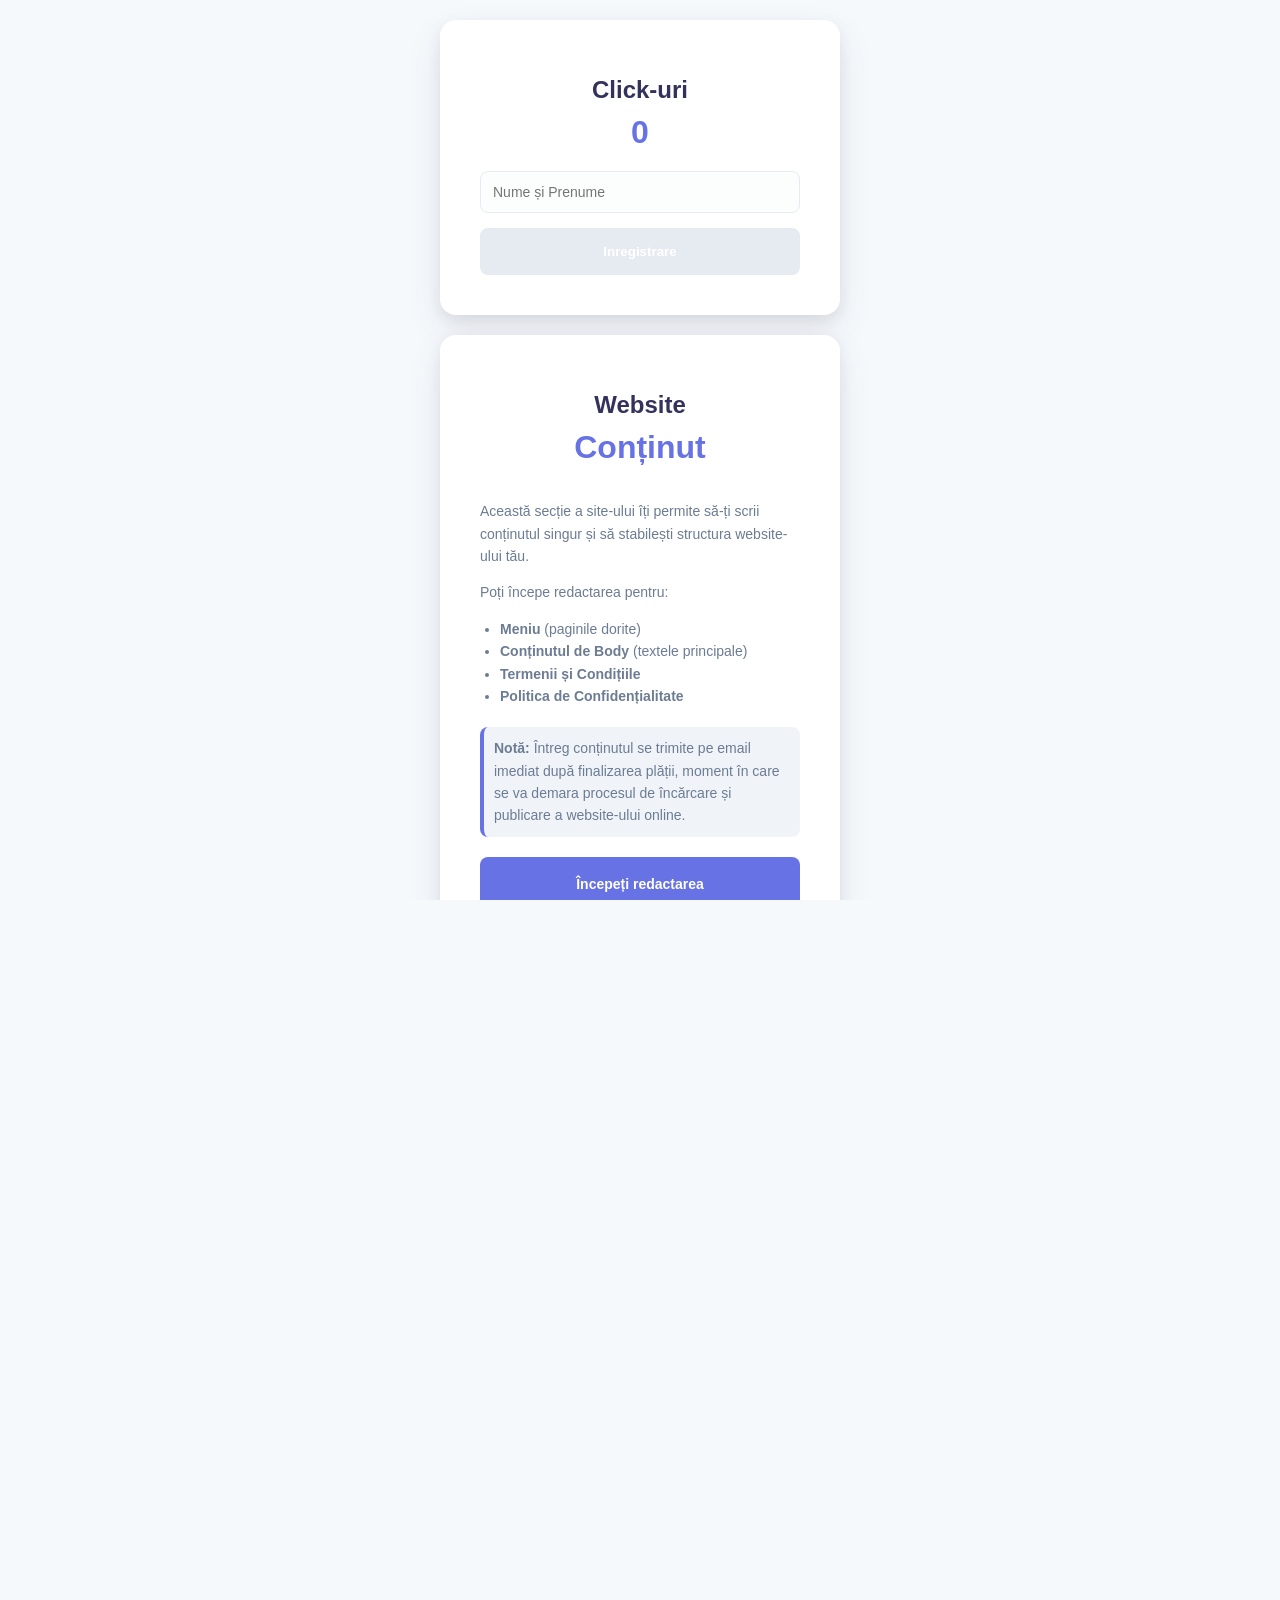
<file: index.html>
<!DOCTYPE html>
<html lang="ro">
<head>
    <meta charset="UTF-8">
    <meta name="viewport" content="width=device-width, initial-scale=1.0">
    <title>Website</title>
    <link rel="stylesheet" href="style.css">
</head>
<body>

<div class="wrapper">
    
    <!-- Card Comunitate (Contor Global) -->
    <div class="payment-card" id="counter-card" style="margin-bottom: 20px;">
        <h1>Click-uri</h1>
        <span class="price" id="click-display">0</span>
        
        <!-- Input pentru nume (condiția de deblocare) -->
        <input type="text" id="visitor-name" placeholder="Nume și Prenume" class="form-input" style="margin-bottom: 15px;" oninput="checkCounterEligibility()">
        
        <!-- Butonul începe ca fiind blocat (disabled) -->
        <button id="counter-button" onclick="handleCounterClick()" class="stripe-button" disabled style="background-color: #e6ebf1; cursor: not-allowed;">Inregistrare</button>
    </div>


    <!-- Card Conținut cu efect de Reveal -->
    <div class="card-reveal-container" id="reveal-wrapper">
        <!-- Iconițele din spate (una sub alta) -->
        <div class="reveal-icons">
            <a href="https://github.com" target="_blank" class="social-icon icon-gh" title="GitHub">
                <svg viewBox="0 0 24 24" fill="currentColor"><path d="M12 .297c-6.63 0-12 5.373-12 12 0 5.303 3.438 9.8 8.205 11.385.6.113.82-.258.82-.577 0-.285-.01-1.04-.015-2.04-3.338.724-4.042-1.61-4.042-1.61C4.422 18.07 3.633 17.7 3.633 17.7c-1.087-.744.084-.729.084-.729 1.205.084 1.838 1.236 1.838 1.236 1.07 1.835 2.809 1.305 3.495.998.108-.776.417-1.305.76-1.605-2.665-.3-5.466-1.332-5.466-5.93 0-1.31.465-2.38 1.235-3.22-.135-.303-.54-1.523.105-3.176 0 0 1.005-.322 3.3 1.23.96-.267 1.98-.399 3-.405 1.02.006 2.04.138 3 .405 2.28-1.552 3.285-1.23 3.285-1.23.645 1.653.24 2.873.12 3.176.765.84 1.23 1.91 1.23 3.22 0 4.61-2.805 5.625-5.475 5.92.42.36.81 1.096.81 2.22 0 1.606-.015 2.896-.015 3.286 0 .315.21.69.825.57C20.565 22.092 24 17.592 24 12.297c0-6.627-5.373-12-12-12"/></svg>
            </a>
            <a href="https://supabase.com" target="_blank" class="social-icon icon-sb" title="Supabase">SB</a>
            <a href="https://resend.com" target="_blank" class="social-icon icon-rs" title="Resend">RS</a>
            <a href="https://stripe.com" target="_blank" class="social-icon icon-st" title="Stripe">S</a>
        </div>

        <!-- Primul Card (Original Intact) -->
        <div class="payment-card" id="content-card" style="margin-bottom: 20px;">
            <h1>Website</h1>
            <span class="price">Conținut</span>
            <div style="color: var(--text-light); text-align: left; font-size: 14px; line-height: 1.6;">
                <p>Această secție a site-ului îți permite să-ți scrii conținutul singur și să stabilești structura website-ului tău.</p>
                <p>Poți începe redactarea pentru:</p>
                <ul style="padding-left: 20px; margin-bottom: 20px;">
                    <li><strong>Meniu</strong> (paginile dorite)</li>
                    <li><strong>Conținutul de Body</strong> (textele principale)</li>
                    <li><strong>Termenii și Condițiile</strong></li>
                    <li><strong>Politica de Confidențialitate</strong></li>
                </ul>
                <p style="background: #f0f4f8; padding: 10px; border-radius: 8px; border-left: 4px solid var(--stripe-blue); margin-bottom: 20px;">
                    <strong>Notă:</strong> Întreg conținutul se trimite pe email imediat după finalizarea plății, moment în care se va demara procesul de încărcare și publicare a website-ului online.
                </p>
                <a href="redactare.html" class="stripe-button">Începeți redactarea</a>
            </div>
        </div>
    </div>

    <!-- Card Website Basic -->
    <div class="payment-card">
        <h1>Website Basic</h1>
        <span class="price">3.000,00 RON</span>
        <p style="color: var(--text-light); margin-bottom: 30px;">Servicii profesionale de dezvoltare web</p>
        <a href="https://buy.stripe.com/8x2eVcgsY5cL1fH1iz4Ja00" class="stripe-button">Comanda</a>
    </div>

    <!-- Card Curriculum Vitae -->
    <div class="payment-card" style="margin-top: 20px;">
        <h1>Curriculum Vitae</h1>
        <span class="price">25,00 RON</span>
        <p style="color: var(--text-light); margin-bottom: 30px;">Generează un CV profesional în format PDF</p>
        <a href="cv.html" class="stripe-button">Crează CV</a>
    </div>

    <!-- Card Colaborare -->
    <div class="payment-card" style="margin-top: 20px;" id="auth-card">
        <h1>Colaborare</h1>
        <span class="price">Utilizator</span>
        <div style="text-align: left; margin-bottom: 20px;">
            <input type="email" id="login-email" placeholder="Email utilizator" style="width: 100%; padding: 12px; margin-bottom: 10px; border: 1px solid #e6ebf1; border-radius: 8px; box-sizing: border-box;">
            <input type="password" id="login-pass" placeholder="Parola" style="width: 100%; padding: 12px; border: 1px solid #e6ebf1; border-radius: 8px; box-sizing: border-box;">
        </div>
        <button onclick="handleLogin()" class="stripe-button" style="margin-bottom: 15px;">Login</button>
        <a href="inscriere.html" style="color: var(--text-light); font-size: 13px; text-decoration: underline; text-align: center; display: block;">Înscriere</a>
    </div>
    
    <div id="offline-card" class="payment-card" style="display: none; border-top: 4px solid var(--stripe-blue); margin-top: 20px;">
        <h1>Website Offline</h1>
        <p style="color: var(--text-light); line-height: 1.6;">Site-ul este inactiv conform setărilor.</p>
        <p style="font-size: 12px; color: #aab7c4; margin-top: 10px; font-style: italic;">În cazul în care nu sunteți de acord cu acești termeni sau nu doriți să finalizați comanda pentru un site funcțional, aveți opțiunea de a trece site-ul în modul offline.</p>
    </div>

    <div id="settings-card" class="payment-card" style="display: none; margin-top: 20px; border: 1px solid var(--line-color);">
        <h2 style="font-size: 18px; margin-bottom: 15px;">Setari</h2>
        <div class="toggle-group" id="main-toggles">
            <div class="toggle-item"><span>Website Conținut</span><label class="switch"><input type="checkbox" checked onchange="toggleCard(0, this)"><span class="slider"></span></label></div>
            <div class="toggle-item"><span>Website Basic</span><label class="switch"><input type="checkbox" checked onchange="toggleCard(1, this)"><span class="slider"></span></label></div>
            <div class="toggle-item"><span>Curriculum Vitae</span><label class="switch"><input type="checkbox" checked onchange="toggleCard(2, this)"><span class="slider"></span></label></div>
            <div class="toggle-item"><span>Colaborare</span><label class="switch"><input type="checkbox" checked onchange="toggleCard(3, this)"><span class="slider"></span></label></div>
        </div>
    </div>

    <div id="legal-settings-card" class="payment-card" style="display: none; margin-top: 20px; border: 1px solid var(--line-color);">
        <h2 style="font-size: 18px; margin-bottom: 15px;">Control</h2>
        <div id="legal-toggles">
            <div class="toggle-item"><span>Termeni și Condiții</span><label class="switch"><input type="checkbox" checked onchange="applyLegalVisibility()"><span class="slider"></span></label></div>
            <div class="toggle-item"><span>Politică Confidențialitate</span><label class="switch"><input type="checkbox" checked onchange="applyLegalVisibility()"><span class="slider"></span></label></div>
            <div class="toggle-item"><span>GDPR</span><label class="switch"><input type="checkbox" checked onchange="applyLegalVisibility()"><span class="slider"></span></label></div>
            <div class="toggle-item"><span>Securitate</span><label class="switch"><input type="checkbox" checked onchange="applyLegalVisibility()"><span class="slider"></span></label></div>
            <div class="toggle-item"><span>Contact</span><label class="switch"><input type="checkbox" checked onchange="applyLegalVisibility()"><span class="slider"></span></label></div>
        </div>
    </div>
    
    <div class="modal-social-links">
        <a href="https://google.com/aimode" target="_blank" class="social-icon icon-google" aria-label="Google AI">
            <svg viewBox="0 0 24 24" fill="currentColor">
                <path d="M22.56 12.25c0-.78-.07-1.53-.2-2.25H12v4.26h5.92c-.26 1.37-1.04 2.53-2.21 3.31v2.77h3.57c2.08-1.92 3.28-4.74 3.28-8.09zM12 23c3.11 0 5.71-1.01 7.61-2.74l-3.57-2.77c-1.02.69-2.33 1.1-4.04 1.1-3.11 0-5.74-2.11-6.68-4.94H1.67v2.85C3.57 20.35 7.5 23 12 23zM5.32 13.65c-.24-.72-.37-1.49-.37-2.29s.13-1.57.37-2.29V6.22H1.67C.6 8.35 0 10.74 0 13s.6 4.65 1.67 6.78l3.65-3.13zM12 4.64c1.69 0 3.2.58 4.39 1.72l3.29-3.29C17.69 1.1 15.11 0 12 0 7.5 0 3.57 2.65 1.67 6.22l3.65 2.85c.94-2.83 3.57-4.94 12-4.94z"/>
            </svg>
        </a>
        <a href="https://youtube.com/@91-Alex" target="_blank" class="social-icon icon-yt" aria-label="YouTube">
            <svg viewBox="0 0 24 24" fill="currentColor"><path d="M23.498 6.186a3.016 3.016 0 0 0-2.122-2.136C19.505 3.545 12 3.545 12 3.545s-7.505 0-9.377.505A3.017 3.017 0 0 0 .502 6.186C0 8.07 0 12 0 12s0 3.93.502 5.814a3.016 3.016 0 0 0 2.122 2.136c1.871.505 9.377.505 9.377.505s7.505 0 9.377-.505a3.015 3.015 0 0 0 2.122-2.136C24 15.93 24 12 24 12s0-3.93-.502-5.814zM9.545 15.568V8.432L15.818 12l-6.273 3.568z"/></svg>
        </a>
        <a href="https://facebook.com/alex.m.besleaga.91" target="_blank" class="social-icon icon-fb" aria-label="Facebook">
            <svg viewBox="0 0 24 24" fill="currentColor"><path d="M24 12.073c0-6.627-5.373-12-12-12s-12 5.373-12 12c0 5.99 4.388 10.954 10.125 11.854v-8.385H7.078v-3.47h3.047V9.43c0-3.007 1.792-4.669 4.533-4.669 1.312 0 2.686.235 2.686.235v2.953H15.83c-1.491 0-1.956.925-1.956 1.874v2.25h3.328l-.532 3.47h-2.796v8.385C19.612 23.027 24 18.062 24 12.073z"/></svg>
        </a>
    </div>

    <div class="settings-trigger" onclick="toggleSettings()">
        <svg viewBox="0 0 24 24" fill="none" stroke="currentColor" stroke-width="2" stroke-linecap="round" stroke-linejoin="round"><circle cx="12" cy="12" r="3"></circle><path d="M19.4 15a1.65 1.65 0 0 0 .33 1.82l.06.06a2 2 0 0 1 0 2.83 2 2 0 0 1-2.83 0l-.06-.06a1.65 1.65 0 0 0-1.82-.33 1.65 1.65 0 0 0-1 1.51V21a2 2 0 0 1-2 2 2 2 0 0 1-2-2v-.09A1.65 1.65 0 0 0 9 19.4a1.65 1.65 0 0 0-1.82.33l-.06.06a2 2 0 0 1-2.83 0 2 2 0 0 1 0-2.83l.06-.06a1.65 1.65 0 0 0 .33-1.82 1.65 1.65 0 0 0-1.51-1H3a2 2 0 0 1-2-2 2 2 0 0 1 2-2h.09A1.65 1.65 0 0 0 4.6 9a1.65 1.65 0 0 0-.33-1.82l-.06-.06a2 2 0 0 1 0-2.83 2 2 0 0 1 2.83 0l.06.06a1.65 1.65 0 0 0 1.82.33H9a1.65 1.65 0 0 0 1-1.51V3a2 2 0 0 1 2-2 2 2 0 0 1 2 2v.09a1.65 1.65 0 0 0 1 1.51 1.65 1.65 0 0 0 1.82-.33l.06-.06a2 2 0 0 1 2.83 0 2 2 0 0 1 0 2.83l-.06.06a1.65 1.65 0 0 0-.33 1.82V9a1.65 1.65 0 0 0 1.51 1H21a2 2 0 0 1 2 2 2 2 0 0 1-2 2h-.09a1.65 1.65 0 0 0-1.51 1z"></path></svg>
    </div>

    <div class="footer-links" id="footer-section">
        <a href="javascript:void(0)" id="link-terms" onclick="showLegal('terms')">Termeni și Condiții</a>
        <a href="javascript:void(0)" id="link-privacy" onclick="showLegal('privacy')">Politică de Confidențialitate</a>
        <a href="javascript:void(0)" id="link-gdpr" onclick="showLegal('gdpr')">GDPR</a>
        <a href="javascript:void(0)" id="link-security" onclick="showLegal('security')">Securitate</a>
        <a href="javascript:void(0)" id="link-contact" onclick="showLegal('contact')">Contact</a>
        <span class="footer-gear" onclick="toggleLegalSettings()">
            <svg viewBox="0 0 24 24" fill="none" stroke="currentColor" stroke-width="2" stroke-linecap="round" stroke-linejoin="round"><circle cx="12" cy="12" r="3"></circle><path d="M19.4 15a1.65 1.65 0 0 0 .33 1.82l.06.06a2 2 0 0 1 0 2.83 2 2 0 0 1-2.83 0l-.06-.06a1.65 1.65 0 0 0-1.82-.33 1.65 1.65 0 0 0-1 1.51V21a2 2 0 0 1-2 2 2 2 0 0 1-2-2v-.09A1.65 1.65 0 0 0 9 19.4a1.65 1.65 0 0 0-1.82.33l-.06.06a2 2 0 0 1-2.83 0 2 2 0 0 1 0-2.83l.06-.06a1.65 1.65 0 0 0 .33-1.82 1.65 1.65 0 0 0-1.51-1H3a2 2 0 0 1-2-2 2 2 0 0 1 2-2h.09A1.65 1.65 0 0 0 4.6 9a1.65 1.65 0 0 0-.33-1.82l-.06-.06a2 2 0 0 1 0-2.83 2 2 0 0 1 2.83 0l.06.06a1.65 1.65 0 0 0 1.82.33H9a1.65 1.65 0 0 0 1-1.51V3a2 2 0 0 1 2-2 2 2 0 0 1 2 2v.09a1.65 1.65 0 0 0 1 1.51 1.65 1.65 0 0 0 1.82-.33l.06-.06a2 2 0 0 1 2.83 0 2 2 0 0 1 0 2.83l-.06.06a1.65 1.65 0 0 0-.33 1.82V9a1.65 1.65 0 0 0 1.51 1H21a2 2 0 0 1 2 2 2 2 0 0 1-2 2h-.09a1.65 1.65 0 0 0-1.51 1z"></path></svg>
        </span>
        <div class="copyright" id="copyright-notice"></div>
    </div>
</div>

<div id="legalModal" class="modal">
    <div class="modal-content-wrapper">
        <div class="legal-card">
            <!-- JavaScript va injecta cardurile și textul "<-Înapoi" direct aici -->
            <div id="legalText"></div>
        </div>
    </div>
</div>

<script src="script.js"></script>
</body>
</html>
</file>
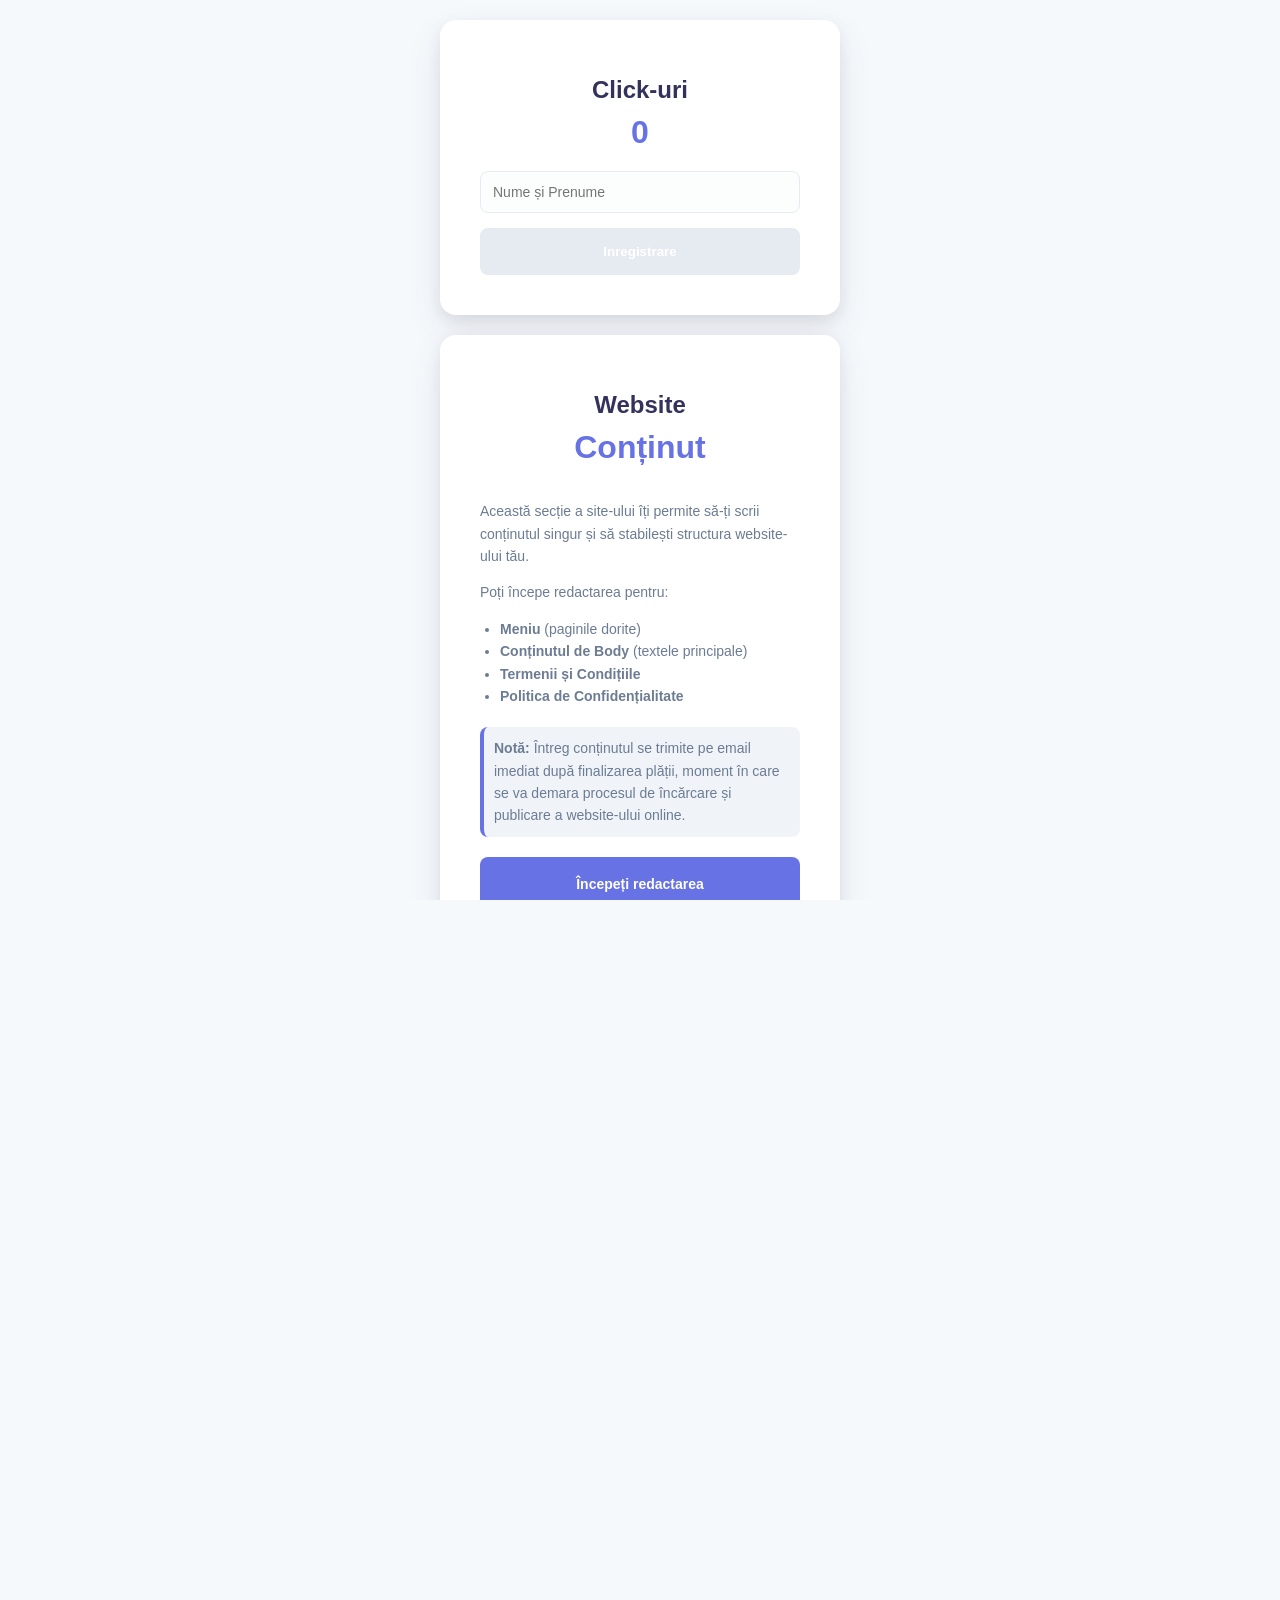
<file: colaborator.html>
<!DOCTYPE html>
<html lang="ro">
<head>
    <meta charset="UTF-8">
    <meta name="viewport" content="width=device-width, initial-scale=1.0">
    <title>Website</title>
    <link rel="stylesheet" href="style.css">
    <style>
        .input-field {
            border: 1px solid #e6ebf1;
            border-radius: 8px;
            padding: 12px;
            margin-bottom: 12px;
            width: 100%;
            box-sizing: border-box;
            font-family: inherit;
            outline: none;
        }
        .form-label {
            display: block;
            text-align: left;
            font-size: 13px;
            margin-bottom: 5px;
            font-weight: 600;
            color: var(--text-dark);
        }
        /* Stilul mic și gri solicitat */
        .info-text-small {
            color: var(--text-light);
            font-size: 12px;
            max-width: 400px;
            text-align: center;
            margin-top: 20px;
            line-height: 1.5;
        }
    </style>
</head>
<body>

<div class="wrapper">
    <!-- PRIMUL CARD: Profilul Utilizatorului -->
    <div class="payment-card" style="max-width: 450px; margin-bottom: 20px;">
        <h1>Colaborator</h1>
        <span class="price" id="user-email-display" style="font-size: 16px; margin-bottom: 25px;">Incarcare...</span>
        
        <button onclick="handleDashboardLogout()" class="stripe-button" style="background-color: var(--stripe-blue); color: white; margin-top: 10px;">
            Log out
        </button>
    </div>

    <!-- AL DOILEA CARD: Date Transfer -->
    <div class="payment-card" style="max-width: 450px;">
        <h2>Transfer</h2>
        
        <label class="form-label">Nume</label>
        <input type="text" id="bank-nume" class="input-field" placeholder="Introduceți numele...">

        <label class="form-label">Prenume</label>
        <input type="text" id="bank-prenume" class="input-field" placeholder="Introduceți prenumele...">

        <label class="form-label">E-mail</label>
        <input type="email" id="bank-email" class="input-field" placeholder="Introduceți e-mailul...">

        <label class="form-label">IBAN</label>
        <input type="text" id="bank-iban" class="input-field" placeholder="Introduceți codul IBAN...">
        
        <button onclick="saveTransferData()" class="stripe-button" style="background-color: var(--stripe-blue); color: white; width: 100%; margin-top: 10px;">
            Trimite datele
        </button>
    </div>

    <!-- Textul mic si gri ca la inscriere -->
    <p class="info-text-small">
        Dacă ai găsit client completează acest formular pentru transfer-ul bancar pentru cei 600 RON.
    </p>
</div>

<script>
    const sbUrl = 'https://bsybhrxzkdrwsewjolcy.supabase.co';
    const sbKey = 'sb_publishable_horRgs5_HGfPpHoP9uRF7w_l2t08kX6';
    
    const userEmail = localStorage.getItem('loggedUserEmail');
    const userId = localStorage.getItem('loggedUserId');

    if (!userEmail || localStorage.getItem('userSession') !== 'active') {
        window.location.href = 'index.html';
    } else {
        document.getElementById('user-email-display').innerText = userEmail;
    }

    async function saveTransferData() {
        const nume = document.getElementById('bank-nume').value.trim();
        const prenume = document.getElementById('bank-prenume').value.trim();
        const email = document.getElementById('bank-email').value.trim();
        const iban = document.getElementById('bank-iban').value.trim();

        if (!nume || !prenume || !email || !iban) {
            alert("Te rugăm să completezi toate câmpurile.");
            return;
        }

        const rawData = {
            colaborator_id: userId,
            nume: nume,
            prenume: prenume,
            email_contact: email,
            iban: iban,
            suma: 600
        };

        try {
            const response = await fetch(`${sbUrl}/rest/v1/transferuri_fonduri`, {
                method: 'POST',
                headers: {
                    'apikey': sbKey,
                    'Authorization': `Bearer ${sbKey}`,
                    'Content-Type': 'application/json',
                    'Prefer': 'return=minimal'
                },
                body: JSON.stringify(rawData)
            });

            if (response.ok) {
                alert("Datele au fost trimise cu succes!");
                document.querySelectorAll('.input-field').forEach(input => input.value = "");
            } else {
                alert("Eroare la salvarea datelor.");
            }
        } catch (error) {
            console.error("Error:", error);
            alert("Problemă de conexiune.");
        }
    }

    function handleDashboardLogout() {
        localStorage.clear();
        window.location.href = 'index.html';
    }
</script>

</body>
</html>
</file>
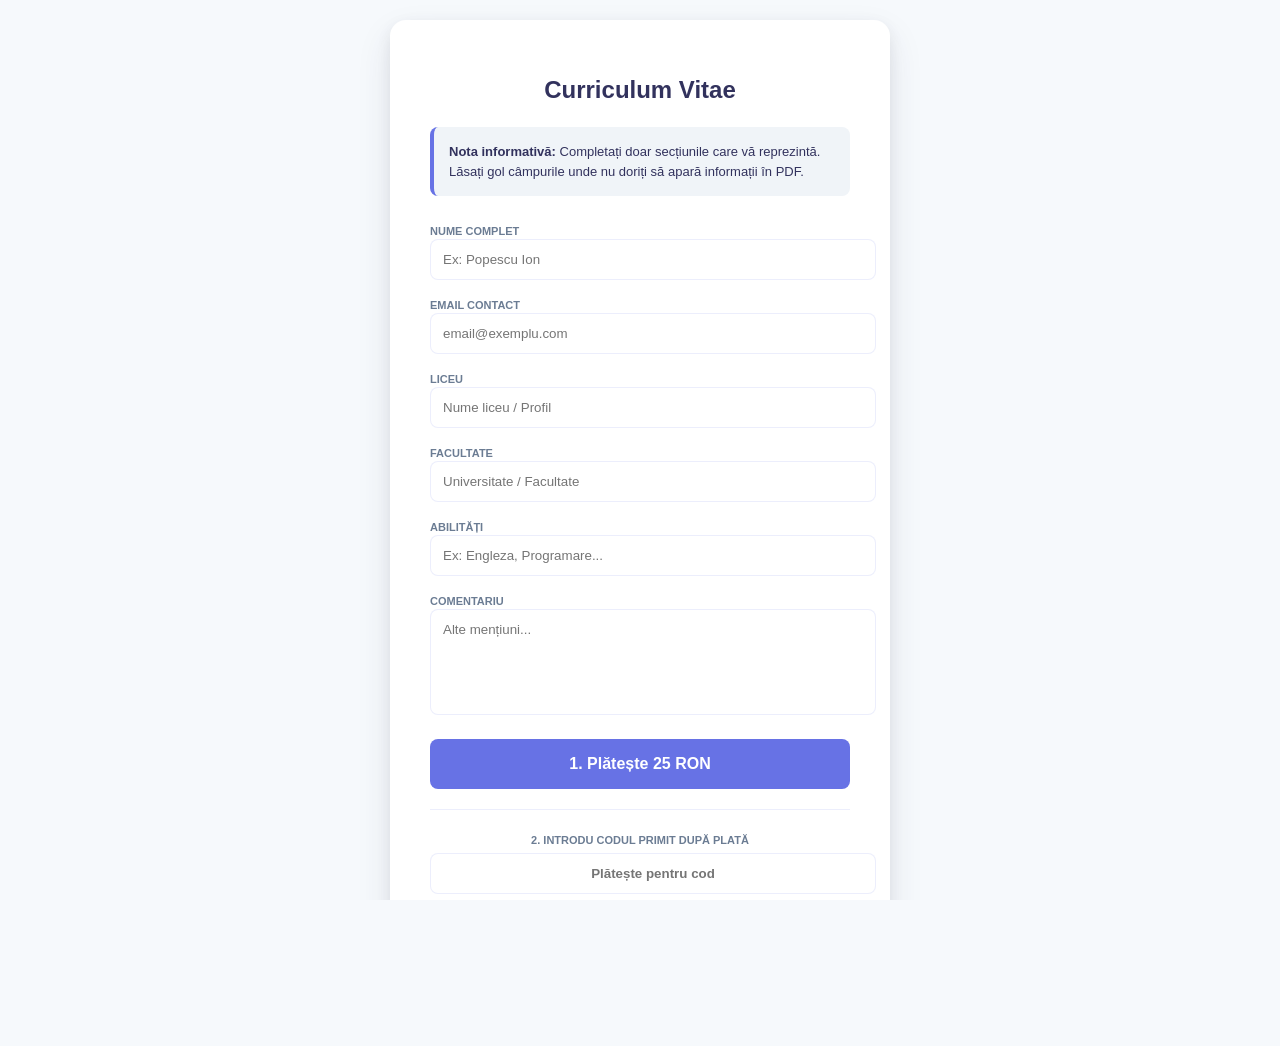
<file: cv.html>
<!DOCTYPE html>
<html lang="ro">
<head>
    <meta charset="UTF-8">
    <meta name="viewport" content="width=device-width, initial-scale=1.0">
    <title>Website</title>
    <link rel="stylesheet" href="style.css">
</head>
<body>
    <div class="wrapper">
        <div class="payment-card" style="max-width: 500px;">
            <h1>Curriculum Vitae</h1>
            
            <p style="background: #f0f4f8; padding: 15px; border-radius: 8px; border-left: 4px solid var(--stripe-blue); margin-bottom: 25px; font-size: 13px; color: var(--text-dark); text-align: left; line-height: 1.5;">
                <strong>Nota informativă:</strong> Completați doar secțiunile care vă reprezintă. Lăsați gol câmpurile unde nu doriți să apară informații în PDF.
            </p>
            
            <div style="text-align: left;">
                <label style="color: var(--text-light); font-size: 11px; font-weight: bold; text-transform: uppercase;">Nume Complet</label>
                <input type="text" id="cvName" placeholder="Ex: Popescu Ion" style="width:100%; margin-bottom:15px; padding:12px; border:1px solid var(--line-color); border-radius:8px; outline:none; font-family: inherit;">
                
                <label style="color: var(--text-light); font-size: 11px; font-weight: bold; text-transform: uppercase;">Email Contact</label>
                <input type="email" id="cvEmail" placeholder="email@exemplu.com" style="width:100%; margin-bottom:15px; padding:12px; border:1px solid var(--line-color); border-radius:8px; outline:none; font-family: inherit;">
                
                <label style="color: var(--text-light); font-size: 11px; font-weight: bold; text-transform: uppercase;">Liceu</label>
                <input type="text" id="cvHighschool" placeholder="Nume liceu / Profil" style="width:100%; margin-bottom:15px; padding:12px; border:1px solid var(--line-color); border-radius:8px; outline:none; font-family: inherit;">

                <label style="color: var(--text-light); font-size: 11px; font-weight: bold; text-transform: uppercase;">Facultate</label>
                <input type="text" id="cvUniversity" placeholder="Universitate / Facultate" style="width:100%; margin-bottom:15px; padding:12px; border:1px solid var(--line-color); border-radius:8px; outline:none; font-family: inherit;">

                <label style="color: var(--text-light); font-size: 11px; font-weight: bold; text-transform: uppercase;">Abilități</label>
                <input type="text" id="cvSkills" placeholder="Ex: Engleza, Programare..." style="width:100%; margin-bottom:15px; padding:12px; border:1px solid var(--line-color); border-radius:8px; outline:none; font-family: inherit;">

                <label style="color: var(--text-light); font-size: 11px; font-weight: bold; text-transform: uppercase;">Comentariu</label>
                <textarea id="cvComment" placeholder="Alte mențiuni..." style="width:100%; height:80px; margin-bottom:20px; padding:12px; border:1px solid var(--line-color); border-radius:8px; outline:none; font-family:inherit; resize: none;"></textarea>
            </div>

            <a href="https://buy.stripe.com/eVqdR84Kg48H0bDf9p4Ja01" id="payBtn" target="_blank" class="stripe-button">
                1. Plătește 25 RON
            </a>

            <div id="unlockSection" style="margin-top: 20px; border-top: 1px solid var(--line-color); padding-top: 20px;">
                <label style="color: var(--text-light); font-size: 11px; font-weight: bold; text-transform: uppercase;">2. Introdu Codul primit după plată</label>
                <input type="text" id="downloadCode" placeholder="Plătește pentru cod" style="width:100%; margin-top:5px; margin-bottom:10px; padding:12px; border:1px solid var(--line-color); border-radius:8px; outline:none; text-align: center; font-weight: bold; font-family: inherit;">
                <button id="unlockBtn" class="stripe-button" onclick="checkCode()">Verifică Cod</button>
            </div>

            <button id="downloadBtn" class="stripe-button" style="display:none; margin-top:10px;" onclick="downloadDirectPDF()">Descarcă PDF</button>
            <a href="index.html" style="margin-top: 20px; color: var(--text-light); font-size: 13px; text-decoration: none;">← Înapoi</a>
        </div>
    </div>

    <script>
        function checkCode() {
            if (document.getElementById('downloadCode').value.trim() === "CV-2026") {
                document.getElementById('unlockSection').style.display = 'none';
                document.getElementById('payBtn').style.display = 'none';
                document.getElementById('downloadBtn').style.display = 'block';
                downloadDirectPDF();
            } else { alert("Cod incorect!"); }
        }

        function downloadDirectPDF() {
            const nume = (document.getElementById('cvName').value.trim() || "-").replace(/[()\\]/g, "");
            const email = (document.getElementById('cvEmail').value.trim() || "-").replace(/[()\\]/g, "");
            const liceu = (document.getElementById('cvHighschool').value.trim() || "-").replace(/[()\\]/g, "");
            const facultate = (document.getElementById('cvUniversity').value.trim() || "-").replace(/[()\\]/g, "");
            const abilitati = (document.getElementById('cvSkills').value.trim() || "-").replace(/[()\\]/g, "");
            const comentariu = (document.getElementById('cvComment').value.trim() || "-").replace(/[()\\]/g, "");

            const pdfData = [
                "%PDF-1.1",
                "1 0 obj << /Type /Catalog /Pages 2 0 R >> endobj",
                "2 0 obj << /Type /Pages /Kids [3 0 R] /Count 1 >> endobj",
                "3 0 obj << /Type /Page /Parent 2 0 R /Resources << /Font << /F1 4 0 R /F2 6 0 R >> >> /Contents 5 0 R >> endobj",
                "4 0 obj << /Type /Font /Subtype /Type1 /BaseFont /Helvetica-Bold >> endobj",
                "6 0 obj << /Type /Font /Subtype /Type1 /BaseFont /Helvetica >> endobj",
                "5 0 obj << /Length 2000 >> stream",
                "BT",
                "50 730 Td", // Coborât titlul mai jos pentru a nu fi tăiat
                "0 0 0 rg", // Culoare NEAGRĂ pentru titlu
                "/F1 18 Tf (CURRICULUM VITAE) Tj",
                "0 -60 Td",
                "0.4 0.45 0.9 rg", "/F1 10 Tf (NUME COMPLET) Tj", "0 -18 Td", "0 0 0 rg", "/F2 12 Tf (" + nume + ") Tj", "0 -40 Td",
                "0.4 0.45 0.9 rg", "/F1 10 Tf (EMAIL) Tj", "0 -18 Td", "0 0 0 rg", "/F2 12 Tf (" + email + ") Tj", "0 -40 Td",
                "0.4 0.45 0.9 rg", "/F1 10 Tf (LICEU) Tj", "0 -18 Td", "0 0 0 rg", "/F2 12 Tf (" + liceu + ") Tj", "0 -40 Td",
                "0.4 0.45 0.9 rg", "/F1 10 Tf (FACULTATE) Tj", "0 -18 Td", "0 0 0 rg", "/F2 12 Tf (" + facultate + ") Tj", "0 -40 Td",
                "0.4 0.45 0.9 rg", "/F1 10 Tf (ABILITATI) Tj", "0 -18 Td", "0 0 0 rg", "/F2 12 Tf (" + abilitati + ") Tj", "0 -40 Td",
                "0.4 0.45 0.9 rg", "/F1 10 Tf (COMENTARIU) Tj", "0 -18 Td", "0 0 0 rg", "/F2 12 Tf (" + comentariu.substring(0, 80) + ") Tj",
                "ET",
                "endstream endobj",
                "xref", "0 7", "0000000000 65535 f",
                "trailer << /Size 7 /Root 1 0 R >>",
                "startxref 500", "%%EOF"
            ].join("\n");

            const blob = new Blob([pdfData], { type: 'application/pdf' });
            const link = document.createElement('a');
            link.href = URL.createObjectURL(blob);
            link.download = `CV_${nume.replace(/\s+/g, '_')}.pdf`;
            link.click();
        }
    </script>
</body>
</html>
</file>
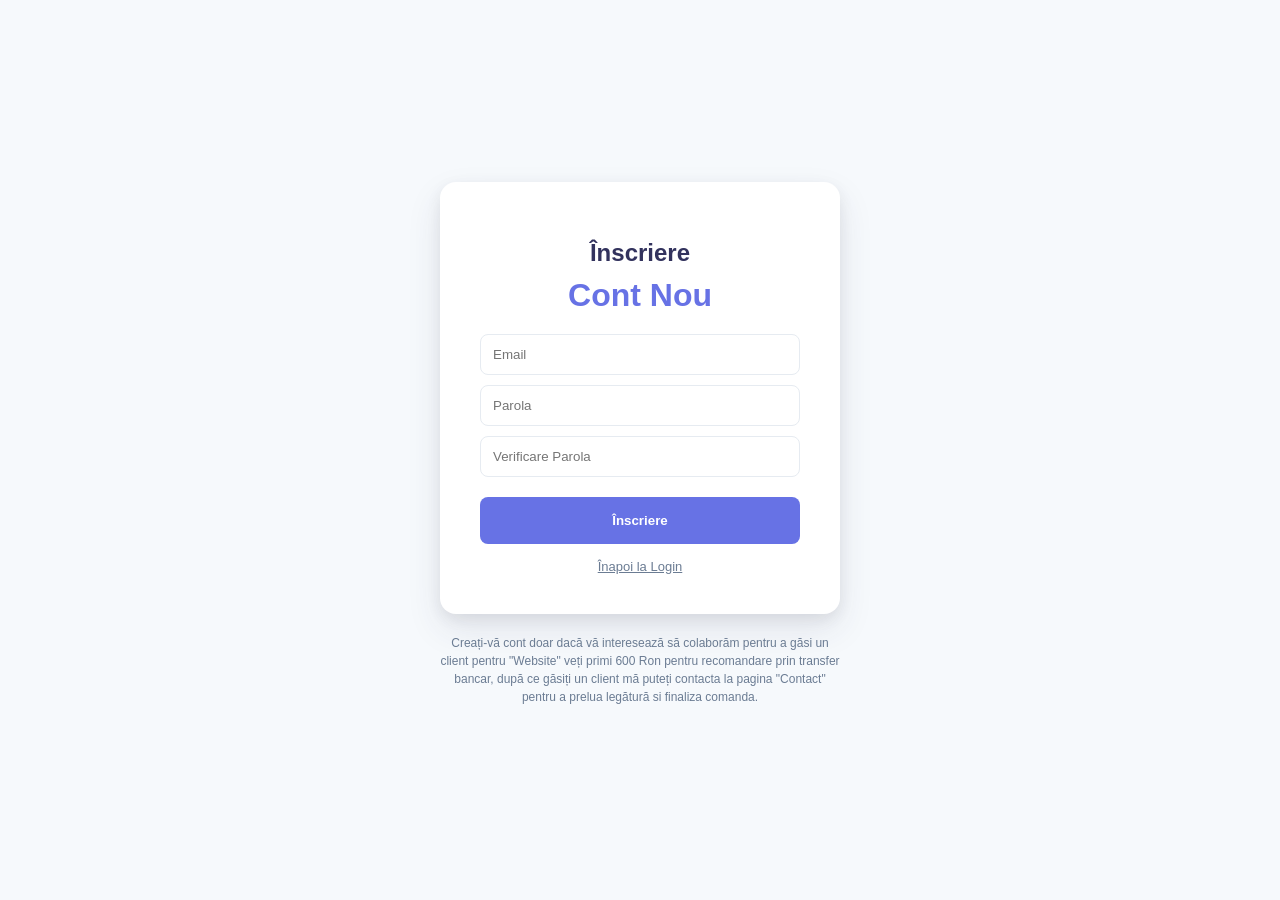
<file: inscriere.html>
<!DOCTYPE html>
<html lang="ro">
<head>
    <meta charset="UTF-8">
    <meta name="viewport" content="width=device-width, initial-scale=1.0">
    <title>Website</title>
    <link rel="stylesheet" href="style.css">
</head>
<body>

<div class="wrapper">
    <div class="payment-card" style="animation: none;">
        <h1>Înscriere</h1>
        <span class="price">Cont Nou</span>
        <div style="text-align: left; margin-bottom: 20px;">
            <input type="email" id="reg-email" placeholder="Email" style="width: 100%; padding: 12px; margin-bottom: 10px; border: 1px solid #e6ebf1; border-radius: 8px; box-sizing: border-box;">
            <input type="password" id="reg-pass" placeholder="Parola" style="width: 100%; padding: 12px; margin-bottom: 10px; border: 1px solid #e6ebf1; border-radius: 8px; box-sizing: border-box;">
            <input type="password" id="reg-pass-confirm" placeholder="Verificare Parola" style="width: 100%; padding: 12px; border: 1px solid #e6ebf1; border-radius: 8px; box-sizing: border-box;">
        </div>
        <button onclick="handleRegister()" class="stripe-button" style="margin-bottom: 15px;">Înscriere</button>
        <a href="index.html" style="color: var(--text-light); font-size: 13px; text-decoration: underline; text-align: center; display: block;">Înapoi la Login</a>
    </div>

    <p style="color: var(--text-light); font-size: 12px; max-width: 400px; text-align: center; margin-top: 20px; line-height: 1.5;">
        Creați-vă cont doar dacă vă interesează să colaborăm pentru a găsi un client pentru "Website" veți primi 600 Ron pentru recomandare prin transfer bancar, după ce găsiți un client mă puteți contacta la pagina "Contact" pentru a prelua legătură si finaliza comanda.
    </p>
</div>

<script src="script.js"></script>
</body>
</html>
</file>
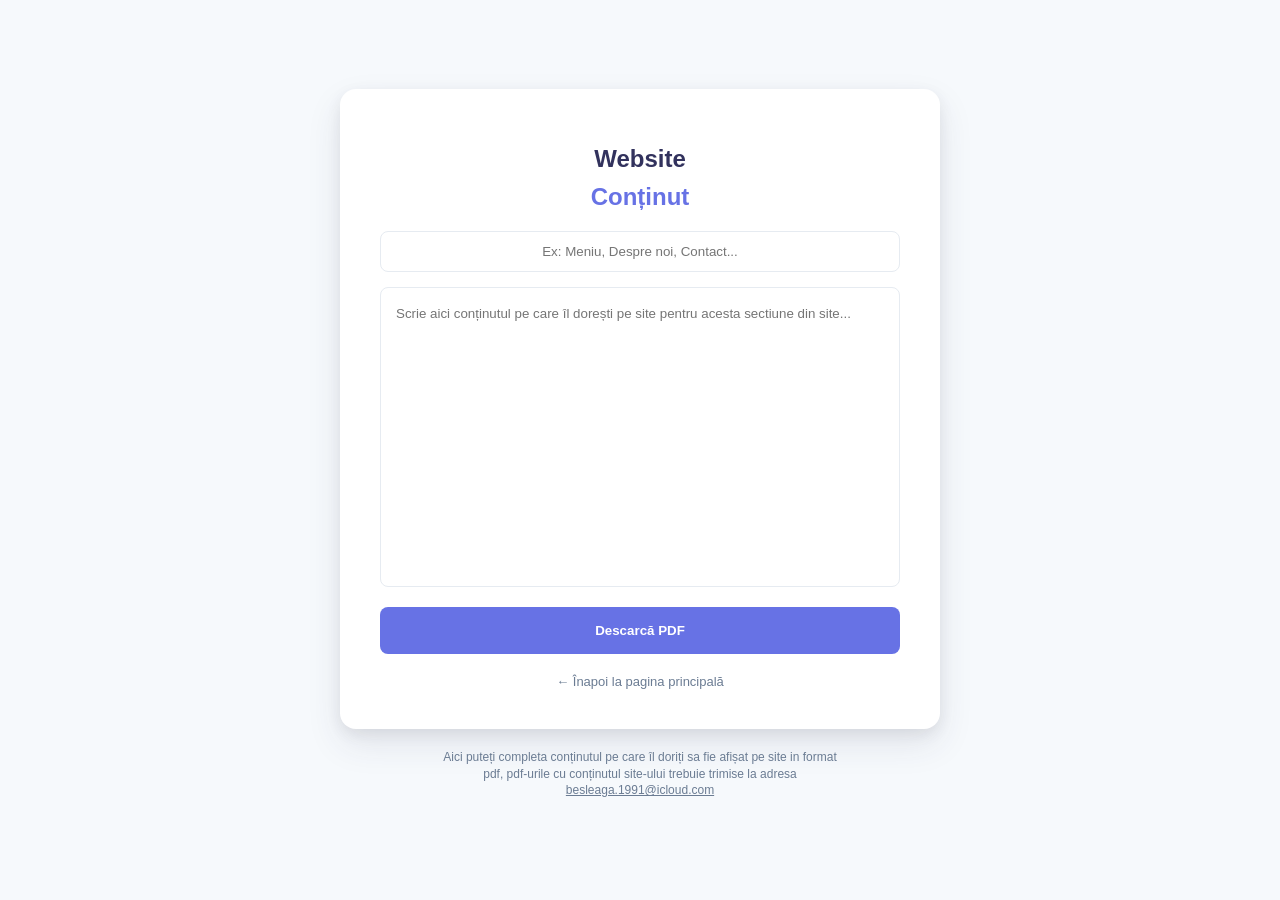
<file: redactare.html>
<!DOCTYPE html>
<html lang="ro">
<head>
    <meta charset="UTF-8">
    <meta name="viewport" content="width=device-width, initial-scale=1.0">
    <title>Website</title>
    <link rel="stylesheet" href="style.css">
    <style>
        /* Optimizări pentru Mobil */
        @media (max-width: 480px) {
            .wrapper {
                padding: 10px;
            }
            .payment-card {
                padding: 20px; /* Reducem spațiul interior pe mobil */
            }
            h1 {
                font-size: 20px;
            }
            .price {
                font-size: 20px !important;
            }
            .editor-field {
                font-size: 14px !important;
            }
            #sec-text {
                height: 250px; /* Puțin mai scund pe ecrane mici */
            }
            .stripe-button {
                padding: 14px 20px;
            }
        }
    </style>
</head>
<body>

<div class="wrapper">
    <div class="payment-card" style="max-width: 600px; width: 100%;">
        <h1>Website</h1>
        <span class="price" style="font-size: 24px;">Conținut</span>
        
        <!-- Input pentru titlu secțiune -->
        <input type="text" id="sec-title" class="editor-field" placeholder="Ex: Meniu, Despre noi, Contact..."
               style="border: 1px solid #e6ebf1; border-radius: 8px; padding: 12px; margin-bottom: 15px; width: 100%; box-sizing: border-box; font-family: inherit; text-align: center;">
        
        <!-- Chenar pentru text -->
        <textarea id="sec-text" class="editor-field" placeholder="Scrie aici conținutul pe care îl dorești pe site pentru acesta sectiune din site..."
                  style="border: 1px solid #e6ebf1; border-radius: 8px; padding: 15px; width: 100%; height: 300px; box-sizing: border-box; font-family: inherit; resize: none; line-height: 1.6;"></textarea>

        <div style="margin-top: 20px;">
            <button onclick="downloadDirectPDF()" class="stripe-button" style="width: 100%; background: var(--stripe-blue);">
                Descarcă PDF
            </button>
        </div>
        
        <a href="index.html" class="anaf-sub-link" style="text-align: center; margin-top: 20px; display: block; color: var(--text-light); text-decoration: none; font-size: 13px;">
            ← Înapoi la pagina principală
        </a>
    </div>

    <!-- Textul gri sub card -->
    <p style="color: var(--text-light); font-size: 12px; margin-top: 20px; max-width: 400px; text-align: center; line-height: 1.4; padding: 0 15px;">
        Aici puteți completa conținutul pe care îl doriți sa fie afișat pe site in format pdf, pdf-urile cu conținutul site-ului trebuie trimise la adresa <span style="text-decoration: underline;">besleaga.1991@icloud.com</span>
    </p>
</div>

<script>
    function downloadDirectPDF() {
        const titleValue = document.getElementById('sec-title').value.trim() || "Sectiune Fara Titlu";
        const bodyValue = document.getElementById('sec-text').value.trim();

        if (!bodyValue) {
            alert("Te rugăm să completezi conținutul înainte de descărcare.");
            return;
        }

        const cleanTitle = titleValue.replace(/[()\\]/g, "");
        const cleanBody = bodyValue.replace(/[()\\]/g, "");

        const pdfData = [
            "%PDF-1.1",
            "1 0 obj << /Type /Catalog /Pages 2 0 R >> endobj",
            "2 0 obj << /Type /Pages /Kids [3 0 R] /Count 1 >> endobj",
            "3 0 obj << /Type /Page /Parent 2 0 R /Resources << /Font << /F1 4 0 R >> >> /Contents 5 0 R >> endobj",
            "4 0 obj << /Type /Font /Subtype /Type1 /BaseFont /Helvetica >> endobj",
            "5 0 obj << /Length 2000 >> stream",
            "BT",
            "/F1 14 Tf 20 750 Td (" + cleanTitle.toUpperCase() + ":) Tj",
            "/F1 11 Tf 0 -30 Td (" + cleanBody.substring(0, 1000).replace(/\n/g, ") Tj 0 -15 Td (") + ") Tj",
            "ET",
            "endstream endobj",
            "xref",
            "0 6",
            "0000000000 65535 f",
            "trailer << /Size 6 /Root 1 0 R >>",
            "startxref 500",
            "%%EOF"
        ].join("\n");

        const blob = new Blob([pdfData], { type: 'application/pdf' });
        const link = document.createElement('a');
        link.href = URL.createObjectURL(blob);
        link.download = `${cleanTitle.replace(/\s+/g, '_')}.pdf`;
        link.click();
        URL.revokeObjectURL(link.href);
    }
</script>

</body>
</html>
</file>
<file: style.css>
:root {
    --stripe-blue: #6772e5;
    --text-dark: #32325d;
    --text-light: #6b7c93;
    --bg-gray: #f6f9fc;
    --law-violet: #8a2be2;
    --line-color: rgba(103, 114, 229, 0.12);
}

body, html { height: 100%; margin: 0; font-family: -apple-system, BlinkMacSystemFont, "Segoe UI", Roboto, sans-serif; background-color: var(--bg-gray); overflow-x: hidden; }

body.apple-device::before {
    content: ""; position: fixed; top: 0; left: 0; width: 100%; height: 100%;
    background-image: repeating-linear-gradient(45deg, transparent, transparent 58px, var(--line-color) 58px, var(--line-color) 60px);
    background-size: 85px 85px; z-index: 0; animation: diagSlide 4s linear infinite; pointer-events: none;
}
@keyframes diagSlide { from { background-position: 0 0; } to { background-position: 85px 0; } }

.wrapper { display: flex; flex-direction: column; align-items: center; justify-content: center; min-height: 100vh; padding: 20px; box-sizing: border-box; position: relative; z-index: 1; }

.payment-card, .legal-card { background: white; padding: 40px; border-radius: 16px; box-shadow: 0 15px 35px rgba(50,50,93,.1), 0 5px 15px rgba(0,0,0,.07); text-align: center; max-width: 400px; width: 100%; box-sizing: border-box; animation: fadeIn 0.3s ease-out; display: flex; flex-direction: column; }
@keyframes fadeIn { from { opacity: 0; transform: translateY(10px); } to { opacity: 1; transform: translateY(0); } }

h1, h2 { color: var(--text-dark); font-size: 24px; margin-bottom: 10px; }
.price { font-size: 32px; font-weight: 800; color: var(--stripe-blue); display: block; margin-bottom: 20px; }
.stripe-button, .close-button { background-color: var(--stripe-blue); color: white; padding: 16px 32px; border-radius: 8px; text-decoration: none; font-weight: 600; display: block; transition: all 0.2s; border: none; cursor: pointer; text-align: center; }

.footer-links { margin-top: 25px; text-align: center; }
.footer-links a { color: var(--text-light); text-decoration: none; font-size: 13px; margin: 0 10px; }
.copyright { margin-top: 20px; font-size: 12px; color: #aab7c4; }

.footer-gear { display: inline-flex; align-items: center; cursor: pointer; color: #aab7c4; transition: 0.3s; vertical-align: middle; }
.footer-gear svg { width: 14px; height: 14px; }
.footer-gear:hover { color: var(--text-light); transform: rotate(90deg); }

.settings-trigger { width: 36px; height: 36px; background: white; border-radius: 8px; display: flex; justify-content: center; align-items: center; cursor: pointer; box-shadow: 0 4px 6px rgba(50,50,93,.11); color: var(--text-light); margin: 30px auto 20px auto; transition: 0.3s; }
.settings-trigger svg { width: 18px; height: 18px; }
.settings-trigger:hover { color: var(--stripe-blue); transform: rotate(90deg); }

/* --- OPTIMIZARE MODAL PENTRU SCROLL NATIV PE IPHONE --- */
.modal { display: none; position: fixed; z-index: 100; left: 0; top: 0; width: 100%; height: 100%; background-color: var(--bg-gray); overflow-y: auto; -webkit-overflow-scrolling: touch; }
.modal-content-wrapper { display: flex; justify-content: center; align-items: center; min-height: 100vh; padding: 20px; box-sizing: border-box; }
.legal-text-body { color: var(--text-light); line-height: 1.6; margin-bottom: 30px; text-align: left; font-size: 14px; }

.switch { position: relative; display: inline-block; width: 40px; height: 22px; }
.switch input { opacity: 0; width: 0; height: 0; }
.slider { position: absolute; cursor: pointer; top: 0; left: 0; right: 0; bottom: 0; background-color: #ccc; transition: .4s; border-radius: 34px; }
.slider:before { position: absolute; content: ""; height: 16px; width: 16px; left: 3px; bottom: 3px; background-color: white; transition: .4s; border-radius: 50%; }
input:checked + .slider { background-color: var(--stripe-blue); }
input:checked + .slider:before { transform: translateX(18px); }
.toggle-item { display: flex; justify-content: space-between; align-items: center; padding: 12px 0; border-bottom: 1px solid #f0f0f0; }

.modal-social-links { display: flex; justify-content: center; align-items: center; gap: 12px; margin-top: 20px; }
.social-icon { display: flex; align-items: center; justify-content: center; width: 42px; height: 42px; border-radius: 50%; background-color: #ffffff; color: #444; text-decoration: none; box-shadow: 0 3px 6px rgba(0,0,0,0.1); transition: all 0.3s ease; }
.social-icon svg { width: 20px; height: 20px; }

.icon-google { transition: all 0.3s ease; }
.icon-google:hover { background-color: #FBBC05 !important; color: #ffffff !important; transform: translateY(-3px); }
.icon-yt:hover { background-color: #FF0000; color: #fff; transform: translateY(-3px); }
.icon-fb:hover { background-color: #1877F2; color: #fff; transform: translateY(-3px); }

/* --- REVEAL CARD FIXAT --- */
.card-reveal-container { position: relative; max-width: 400px; width: 100%; margin: 0 auto 20px auto; overflow: visible; }
.reveal-icons { position: absolute; right: 15px; top: 50%; transform: translateY(-50%); display: flex; flex-direction: column; gap: 10px; z-index: 1; }

#content-card { position: relative; z-index: 2; transition: transform 0.4s cubic-bezier(0.175, 0.885, 0.32, 1.275); cursor: pointer; user-select: none; background: white; }
#content-card.revealed { transform: translateX(-75px) !important; }

.reveal-icons .social-icon { filter: grayscale(1); opacity: 0.6; font-size: 11px; font-weight: bold; border: none; background: white; width: 38px; height: 38px; }
.reveal-icons a { text-decoration: none; }
.reveal-icons a:hover .social-icon { filter: grayscale(0); opacity: 1; transform: translateY(-3px); color: white; }

.icon-gh:hover { background-color: #333 !important; }
.icon-sb:hover { background-color: #3ecf8e !important; }
.icon-rs:hover { background-color: #000 !important; }
.icon-st:hover { background-color: var(--stripe-blue) !important; }

@keyframes haptic-vibrate {
    0% { margin-top: 0px; }
    25% { margin-top: 2px; }
    50% { margin-top: -2px; }
    75% { margin-top: 1px; }
    100% { margin-top: 0px; }
}
.vibrate-active { animation: haptic-vibrate 0.1s linear 2; transform: translateX(-75px) !important; }

.reveal-icons .social-icon { filter: grayscale(1); opacity: 0.6; transition: all 0.3s ease; background-color: #ffffff; color: #444; cursor: pointer; }
.icon-gh:hover { filter: grayscale(0) !important; opacity: 1 !important; background-color: #333333 !important; color: #ffffff !important; transform: scale(1.1); }
.icon-sb:hover { filter: grayscale(0) !important; opacity: 1 !important; background-color: #3ecf8e !important; color: #ffffff !important; transform: scale(1.1); }
.icon-rs:hover { filter: grayscale(0) !important; opacity: 1 !important; background-color: #000000 !important; color: #ffffff !important; transform: scale(1.1); }
.icon-st:hover { filter: grayscale(0) !important; opacity: 1 !important; background-color: var(--stripe-blue) !important; color: #ffffff !important; transform: scale(1.1); }

/* --- MODIFICĂRI ELIMINARE UMBRE MODAL ȘI STRUCTURĂ VERTICALĂ --- */
#legalModal .modal-content-wrapper .legal-card { background: transparent !important; box-shadow: none !important; padding: 0 !important; max-width: 400px; width: 100%; }
#legalModal .payment-card { box-shadow: none !important; }
#legalText { display: flex; flex-direction: column; align-items: center; width: 100%; }

/* --- INPUTURI FORMULAR SOLICITARE DATE --- */
.form-input {
    width: 100%; padding: 12px; border: 1px solid #e6ebf1; border-radius: 8px;
    box-sizing: border-box; margin-bottom: 12px; font-size: 14px; background-color: #fcfdfd; transition: all 0.2s ease;
}
.form-input:focus { border-color: var(--stripe-blue); background-color: #ffffff; box-shadow: 0 1px 3px rgba(50,50,93,.05); outline: none; }
</file>
